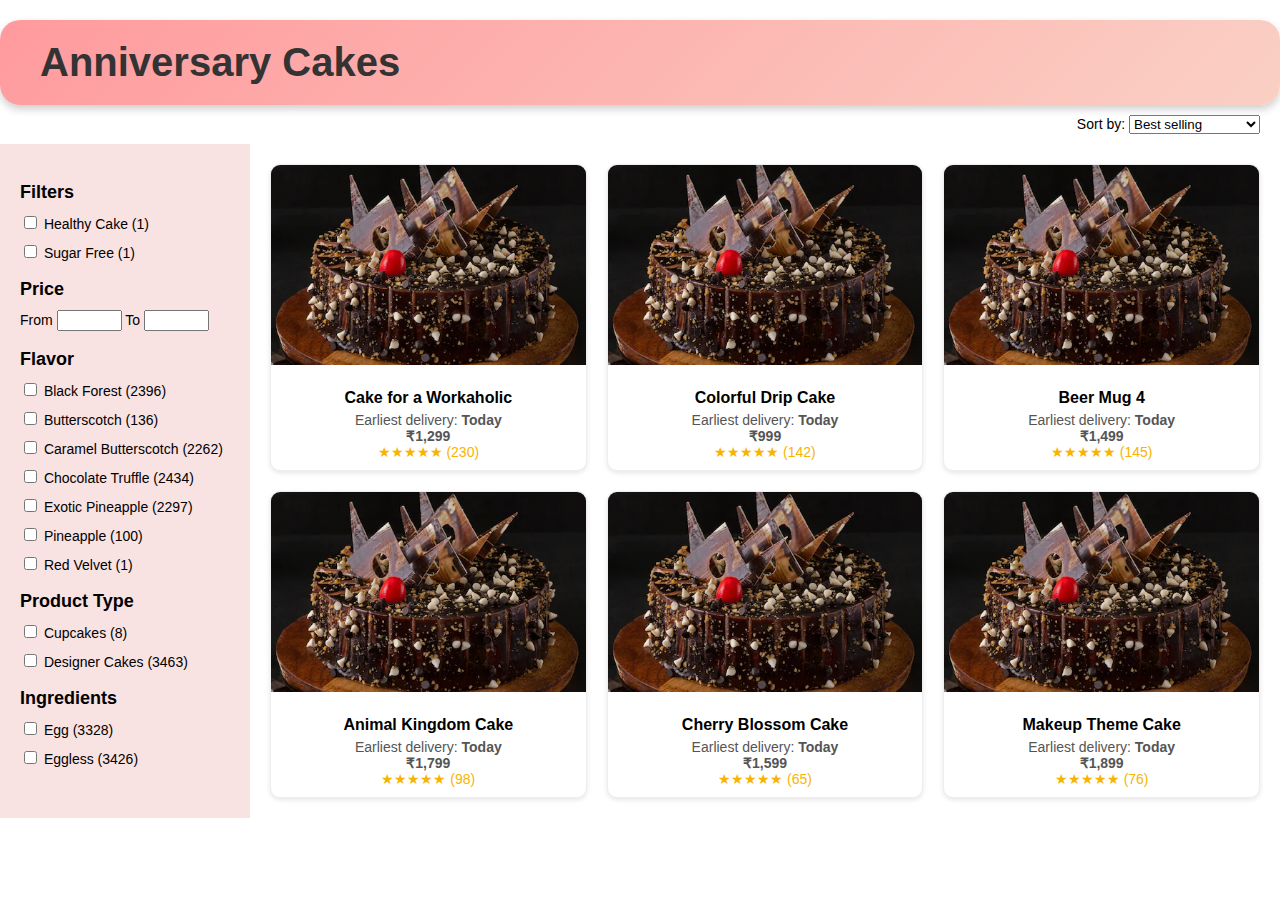
<file: anniversary.html>
<!DOCTYPE html>
<html lang="en">
<head>
    <meta charset="UTF-8">
    <meta name="viewport" content="width=device-width, initial-scale=1.0">
    <title>Birthday Cakes</title>
    <style>
        body {
            font-family: Arial, sans-serif;
            margin: 0;
            padding: 0;
            background: #fff;
        }
        header {
            margin-bottom: 20px;
            text-align: center;
        }
        .header-strip {
            
            background: linear-gradient(135deg, #ff9a9e 0%, #fad0c4 100%);
            padding: 20px 40px;
            border-radius: 20px;
            box-shadow: 0 4px 8px rgba(0,0,0,0.2);
            font-size: 2.5em;
            font-weight: bold;
            color: #333;
            margin-top: 20px;
        }
        .container {
            display: flex;
        }
        .sidebar {
            width: 250px;
            background: #f9e2e2;
            padding: 20px;
            box-sizing: border-box;
        }
        .sidebar h3 {
            font-size: 18px;
            margin-bottom: 10px;
        }
        .sidebar label {
            display: block;
            margin-bottom: 10px;
            font-size: 14px;
        }
        .products {
            flex-grow: 1;
            padding: 20px;
            display: grid;
            grid-template-columns: repeat(auto-fill, minmax(250px, 1fr));
            gap: 20px;
        }
        .product-card {
            border: 1px solid #eee;
            border-radius: 10px;
            overflow: hidden;
            text-align: center;
            background: #fff;
            box-shadow: 0 2px 5px rgba(0,0,0,0.1);
        }
        .product-card img {
            width: 100%;
            height: 200px;
            object-fit: cover;
        }
        .product-card .info {
            padding: 10px;
        }
        .product-card .info h4 {
            margin: 10px 0 5px;
            font-size: 16px;
        }
        .product-card .info p {
            margin: 0;
            font-size: 14px;
            color: #555;
        }
        .price {
            color: #000;
            font-weight: bold;
            margin-top: 5px;
        }
        .stars {
            color: #f8b400;
            font-size: 14px;
        }
        .sort-bar {
            text-align: right;
            margin: 0 20px;
            padding: 10px 0;
            font-size: 14px;
        }
    </style>
</head>
<body>

    <div class="header-strip">
        Anniversary Cakes
    </div>

<div class="sort-bar">
    Sort by: <select>
        <option>Best selling</option>
        <option>Price: Low to High</option>
        <option>Price: High to Low</option>
    </select>
</div>

<div class="container">
    <aside class="sidebar">
        <h3>Filters</h3>
        <label><input type="checkbox"> Healthy Cake (1)</label>
        <label><input type="checkbox"> Sugar Free (1)</label>

        <h3>Price</h3>
        <label>From <input type="text" size="5"> To <input type="text" size="5"></label>

        <h3>Flavor</h3>
        <label><input type="checkbox"> Black Forest (2396)</label>
        <label><input type="checkbox"> Butterscotch (136)</label>
        <label><input type="checkbox"> Caramel Butterscotch (2262)</label>
        <label><input type="checkbox"> Chocolate Truffle (2434)</label>
        <label><input type="checkbox"> Exotic Pineapple (2297)</label>
        <label><input type="checkbox"> Pineapple (100)</label>
        <label><input type="checkbox"> Red Velvet (1)</label>

        <h3>Product Type</h3>
        <label><input type="checkbox"> Cupcakes (8)</label>
        <label><input type="checkbox"> Designer Cakes (3463)</label>

        <h3>Ingredients</h3>
        <label><input type="checkbox"> Egg (3328)</label>
        <label><input type="checkbox"> Eggless (3426)</label>
    </aside>

    <section class="products">
        <div class="product-card">
            <img src="chocolate_cake.jpg" alt="Cake 1">
            <div class="info">
                <h4>Cake for a Workaholic</h4>
                <p>Earliest delivery: <strong>Today</strong></p>
                <p class="price">₹1,299</p>
                <div class="stars">★★★★★ (230)</div>
            </div>
        </div>

        <div class="product-card">
            <img src="chocolate_cake.jpg" alt="Cake 2">
            <div class="info">
                <h4>Colorful Drip Cake</h4>
                <p>Earliest delivery: <strong>Today</strong></p>
                <p class="price">₹999</p>
                <div class="stars">★★★★★ (142)</div>
            </div>
        </div>

        <div class="product-card">
            <img src="chocolate_cake.jpg" alt="Cake 3">
            <div class="info">
                <h4>Beer Mug 4</h4>
                <p>Earliest delivery: <strong>Today</strong></p>
                <p class="price">₹1,499</p>
                <div class="stars">★★★★★ (145)</div>
            </div>
        </div>

        <div class="product-card">
            <img src="chocolate_cake.jpg" alt="Cake 4">
            <div class="info">
                <h4>Animal Kingdom Cake</h4>
                <p>Earliest delivery: <strong>Today</strong></p>
                <p class="price">₹1,799</p>
                <div class="stars">★★★★★ (98)</div>
            </div>
        </div>

        <div class="product-card">
            <img src="chocolate_cake.jpg" alt="Cake 5">
            <div class="info">
                <h4>Cherry Blossom Cake</h4>
                <p>Earliest delivery: <strong>Today</strong></p>
                <p class="price">₹1,599</p>
                <div class="stars">★★★★★ (65)</div>
            </div>
        </div>

        <div class="product-card">
            <img src="chocolate_cake.jpg" alt="Cake 6">
            <div class="info">
                <h4>Makeup Theme Cake</h4>
                <p>Earliest delivery: <strong>Today</strong></p>
                <p class="price">₹1,899</p>
                <div class="stars">★★★★★ (76)</div>
            </div>
        </div>
    </section>
</div>

</body>
</html>
</file>
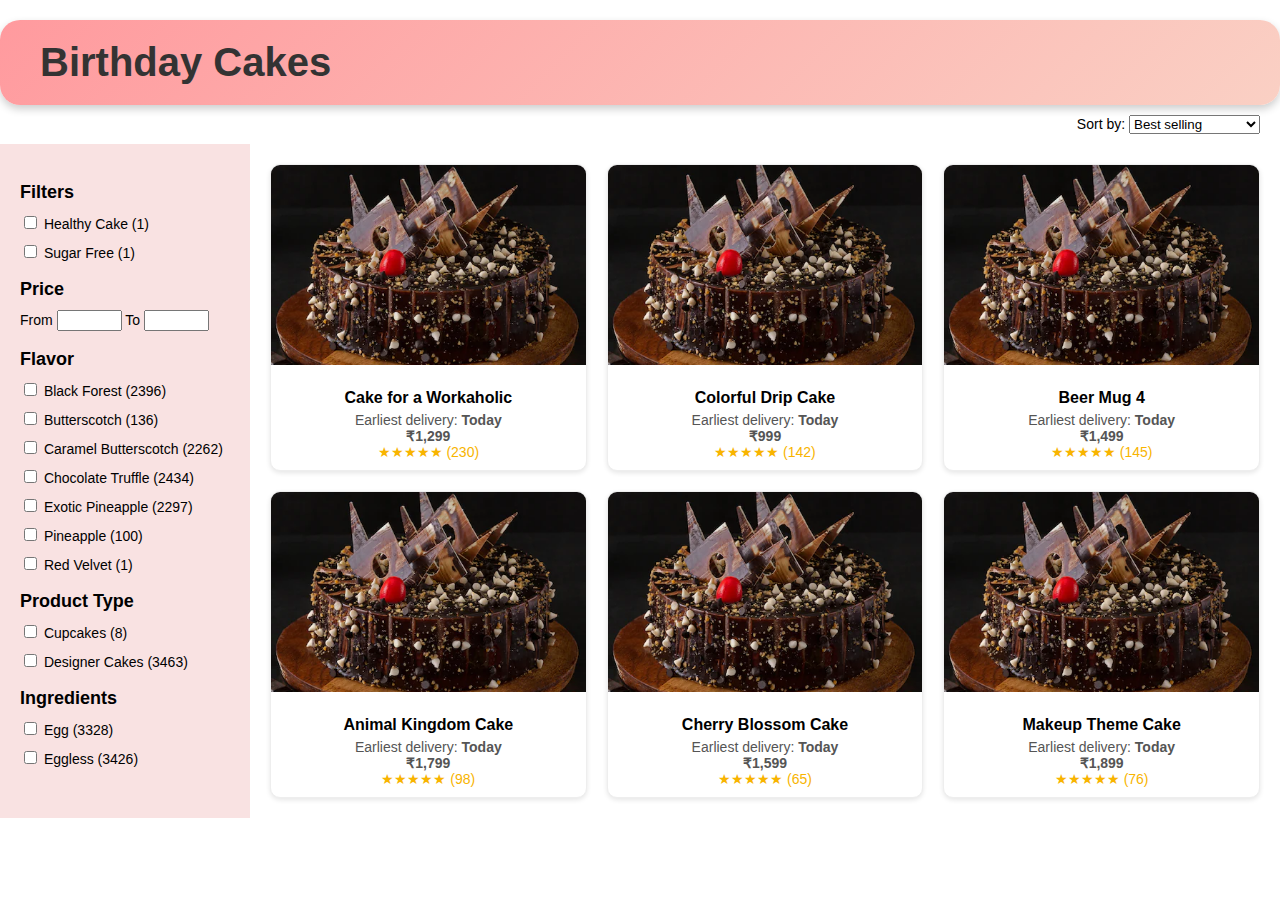
<file: birthday.html>
<!DOCTYPE html>
<html lang="en">
<head>
    <meta charset="UTF-8">
    <meta name="viewport" content="width=device-width, initial-scale=1.0">
    <title>Birthday Cakes</title>
    <style>
        body {
            font-family: Arial, sans-serif;
            margin: 0;
            padding: 0;
            background: #fff;
        }
        header {
            margin-bottom: 20px;
            text-align: center;
        }
        .header-strip {
            
            background: linear-gradient(135deg, #ff9a9e 0%, #fad0c4 100%);
            padding: 20px 40px;
            border-radius: 20px;
            box-shadow: 0 4px 8px rgba(0,0,0,0.2);
            font-size: 2.5em;
            font-weight: bold;
            color: #333;
            margin-top: 20px;
        }

        .container {
            display: flex;
        }
        .sidebar {
            width: 250px;
            background: #f9e2e2;
            padding: 20px;
            box-sizing: border-box;
        }
        .sidebar h3 {
            font-size: 18px;
            margin-bottom: 10px;
        }
        .sidebar label {
            display: block;
            margin-bottom: 10px;
            font-size: 14px;
        }
        .products {
            flex-grow: 1;
            padding: 20px;
            display: grid;
            grid-template-columns: repeat(auto-fill, minmax(250px, 1fr));
            gap: 20px;
        }
        .product-card {
            border: 1px solid #eee;
            border-radius: 10px;
            overflow: hidden;
            text-align: center;
            background: #fff;
            box-shadow: 0 2px 5px rgba(0,0,0,0.1);
        }
        .product-card img {
            width: 100%;
            height: 200px;
            object-fit: cover;
        }
        .product-card .info {
            padding: 10px;
        }
        .product-card .info h4 {
            margin: 10px 0 5px;
            font-size: 16px;
        }
        .product-card .info p {
            margin: 0;
            font-size: 14px;
            color: #555;
        }
        .price {
            color: #000;
            font-weight: bold;
            margin-top: 5px;
        }
        .stars {
            color: #f8b400;
            font-size: 14px;
        }
        .sort-bar {
            text-align: right;
            margin: 0 20px;
            padding: 10px 0;
            font-size: 14px;
        }
    </style>
</head>
<body>

    <div class="header-strip">
        Birthday Cakes
    </div>

<div class="sort-bar">
    Sort by: <select>
        <option>Best selling</option>
        <option>Price: Low to High</option>
        <option>Price: High to Low</option>
    </select>
</div>

<div class="container">
    <aside class="sidebar">
        <h3>Filters</h3>
        <label><input type="checkbox"> Healthy Cake (1)</label>
        <label><input type="checkbox"> Sugar Free (1)</label>

        <h3>Price</h3>
        <label>From <input type="text" size="5"> To <input type="text" size="5"></label>

        <h3>Flavor</h3>
        <label><input type="checkbox"> Black Forest (2396)</label>
        <label><input type="checkbox"> Butterscotch (136)</label>
        <label><input type="checkbox"> Caramel Butterscotch (2262)</label>
        <label><input type="checkbox"> Chocolate Truffle (2434)</label>
        <label><input type="checkbox"> Exotic Pineapple (2297)</label>
        <label><input type="checkbox"> Pineapple (100)</label>
        <label><input type="checkbox"> Red Velvet (1)</label>

        <h3>Product Type</h3>
        <label><input type="checkbox"> Cupcakes (8)</label>
        <label><input type="checkbox"> Designer Cakes (3463)</label>

        <h3>Ingredients</h3>
        <label><input type="checkbox"> Egg (3328)</label>
        <label><input type="checkbox"> Eggless (3426)</label>
    </aside>

    <section class="products">
        <div class="product-card">
            <img src="chocolate_cake.jpg" alt="Cake 1">
            <div class="info">
                <h4>Cake for a Workaholic</h4>
                <p>Earliest delivery: <strong>Today</strong></p>
                <p class="price">₹1,299</p>
                <div class="stars">★★★★★ (230)</div>
            </div>
        </div>

        <div class="product-card">
            <img src="chocolate_cake.jpg" alt="Cake 2">
            <div class="info">
                <h4>Colorful Drip Cake</h4>
                <p>Earliest delivery: <strong>Today</strong></p>
                <p class="price">₹999</p>
                <div class="stars">★★★★★ (142)</div>
            </div>
        </div>

        <div class="product-card">
            <img src="chocolate_cake.jpg" alt="Cake 3">
            <div class="info">
                <h4>Beer Mug 4</h4>
                <p>Earliest delivery: <strong>Today</strong></p>
                <p class="price">₹1,499</p>
                <div class="stars">★★★★★ (145)</div>
            </div>
        </div>

        <div class="product-card">
            <img src="chocolate_cake.jpg" alt="Cake 4">
            <div class="info">
                <h4>Animal Kingdom Cake</h4>
                <p>Earliest delivery: <strong>Today</strong></p>
                <p class="price">₹1,799</p>
                <div class="stars">★★★★★ (98)</div>
            </div>
        </div>

        <div class="product-card">
            <img src="chocolate_cake.jpg" alt="Cake 5">
            <div class="info">
                <h4>Cherry Blossom Cake</h4>
                <p>Earliest delivery: <strong>Today</strong></p>
                <p class="price">₹1,599</p>
                <div class="stars">★★★★★ (65)</div>
            </div>
        </div>

        <div class="product-card">
            <img src="chocolate_cake.jpg" alt="Cake 6">
            <div class="info">
                <h4>Makeup Theme Cake</h4>
                <p>Earliest delivery: <strong>Today</strong></p>
                <p class="price">₹1,899</p>
                <div class="stars">★★★★★ (76)</div>
            </div>
        </div>
    </section>
</div>

</body>
</html>
</file>
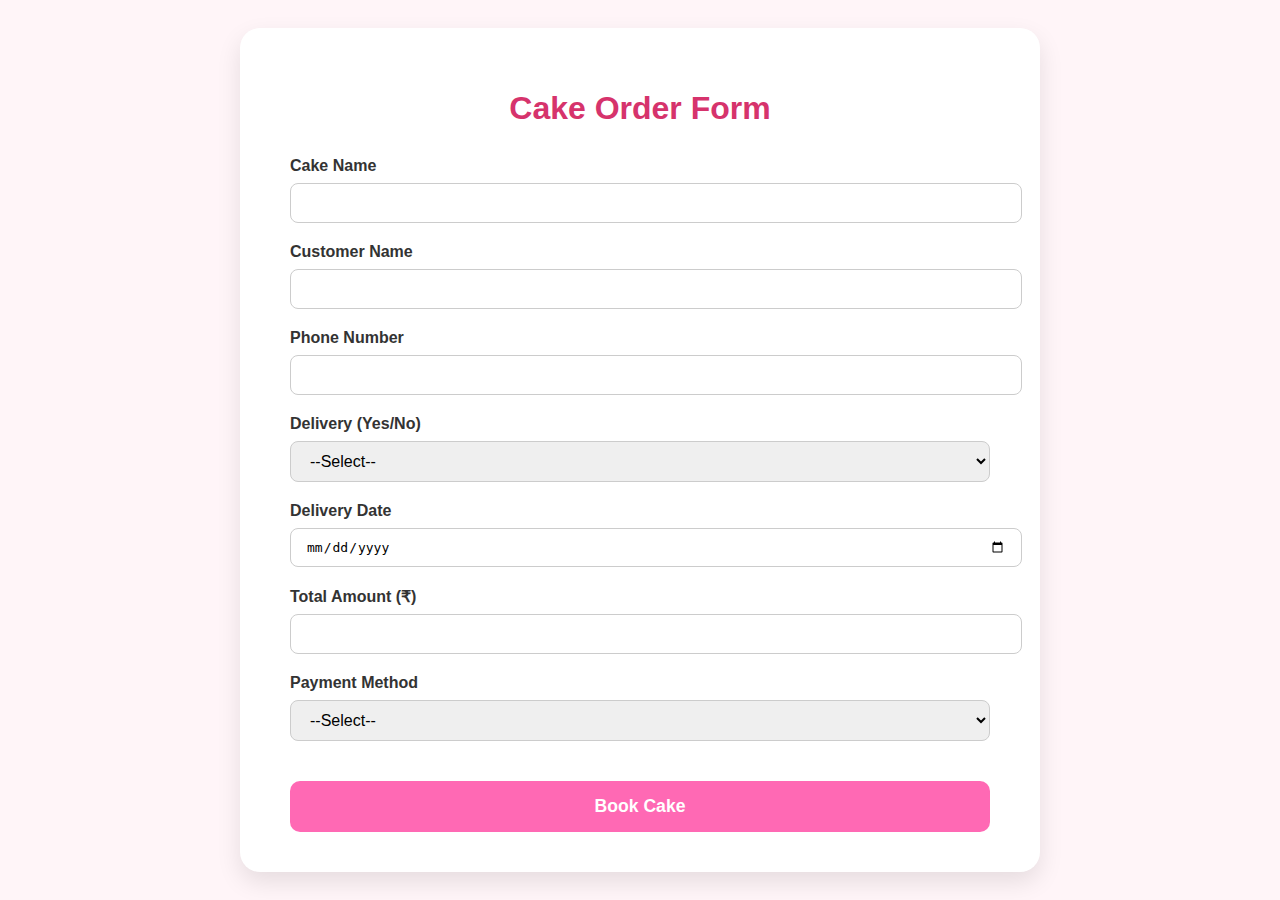
<file: cart.html>
<!DOCTYPE html>
<html lang="en">
<head>
    <meta charset="UTF-8">
    <title>Cake Order Booking</title>
    <style>
        body {
            font-family: 'Poppins', sans-serif;
            background: #fff5f8;
            display: flex;
            justify-content: center;
            align-items: center;
            height: 100vh;
            margin: 0;
        }
        .order-form {
            background: white;
            padding: 40px 50px;
            width: 700px;
            border-radius: 20px;
            box-shadow: 0 10px 25px rgba(0, 0, 0, 0.1);
        }
        .order-form h1 {
            text-align: center;
            margin-bottom: 30px;
            font-size: 2em;
            color: #d6336c;
        }
        .form-group {
            margin-bottom: 20px;
        }
        label {
            display: block;
            margin-bottom: 8px;
            font-weight: bold;
            color: #333;
        }
        input[type="text"],
        input[type="tel"],
        input[type="date"],
        input[type="number"],
        select {
            width: 100%;
            padding: 10px 15px;
            border: 1px solid #ccc;
            border-radius: 8px;
            font-size: 1em;
        }
        .submit-btn {
            width: 100%;
            padding: 15px;
            background-color: #ff69b4;
            color: white;
            border: none;
            font-size: 1.1em;
            font-weight: bold;
            border-radius: 10px;
            cursor: pointer;
            margin-top: 20px;
        }
        .submit-btn:hover {
            background-color: #ff4785;
        }
    </style>
</head>
<body>

<div class="order-form">
    <h1>Cake Order Form</h1>
    <form>
        <div class="form-group">
            <label for="cakeName">Cake Name</label>
            <input type="text" id="cakeName" name="cakeName" required>
        </div>
        <div class="form-group">
            <label for="customerName">Customer Name</label>
            <input type="text" id="customerName" name="customerName" required>
        </div>
        <div class="form-group">
            <label for="phone">Phone Number</label>
            <input type="tel" id="phone" name="phone" required>
        </div>
        <div class="form-group">
            <label for="delivery">Delivery (Yes/No)</label>
            <select id="delivery" name="delivery" required>
                <option value="">--Select--</option>
                <option value="Yes">Yes</option>
                <option value="No">No</option>
            </select>
        </div>
        <div class="form-group">
            <label for="deliveryDate">Delivery Date</label>
            <input type="date" id="deliveryDate" name="deliveryDate" required>
        </div>
        <div class="form-group">
            <label for="amount">Total Amount (₹)</label>
            <input type="number" id="amount" name="amount" required>
        </div>
        <div class="form-group">
            <label for="payment">Payment Method</label>
            <select id="payment" name="payment" required>
                <option value="">--Select--</option>
                <option value="Cash on Delivery">Cash on Delivery</option>
                <option value="Pay Online">Pay Online</option>
            </select>
        </div>

        <button type="submit" class="submit-btn">Book Cake</button>
    </form>
</div>

</body>
</html>
</file>
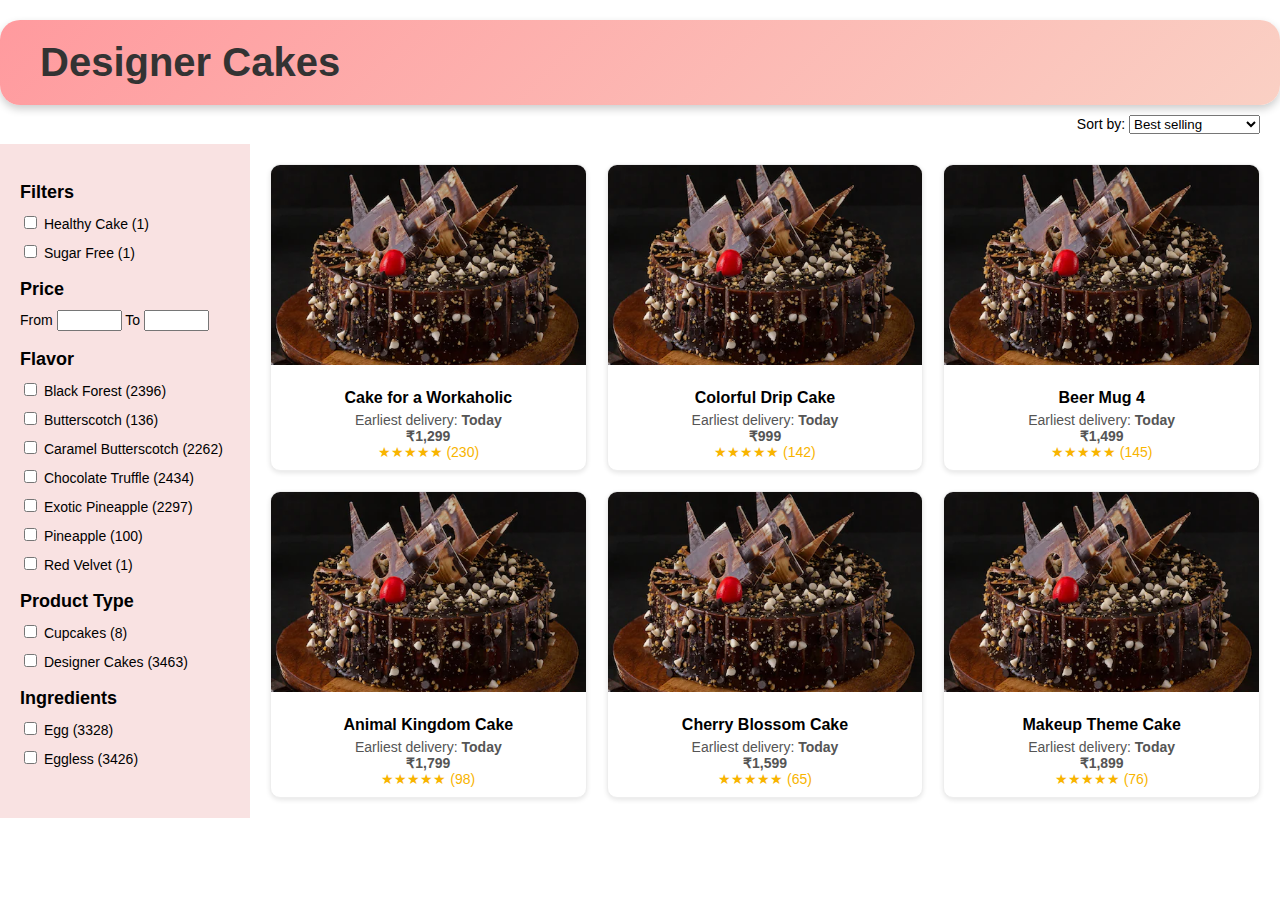
<file: designer.html>
<!DOCTYPE html>
<html lang="en">
<head>
    <meta charset="UTF-8">
    <meta name="viewport" content="width=device-width, initial-scale=1.0">
    <title>Birthday Cakes</title>
    <style>
        body {
            font-family: Arial, sans-serif;
            margin: 0;
            padding: 0;
            background: #fff;
        }
        header {
            margin-bottom: 20px;
            text-align: center;
        }
        .header-strip {
            
            background: linear-gradient(135deg, #ff9a9e 0%, #fad0c4 100%);
            padding: 20px 40px;
            border-radius: 20px;
            box-shadow: 0 4px 8px rgba(0,0,0,0.2);
            font-size: 2.5em;
            font-weight: bold;
            color: #333;
            margin-top: 20px;
        }
        .container {
            display: flex;
        }
        .sidebar {
            width: 250px;
            background: #f9e2e2;
            padding: 20px;
            box-sizing: border-box;
        }
        .sidebar h3 {
            font-size: 18px;
            margin-bottom: 10px;
        }
        .sidebar label {
            display: block;
            margin-bottom: 10px;
            font-size: 14px;
        }
        .products {
            flex-grow: 1;
            padding: 20px;
            display: grid;
            grid-template-columns: repeat(auto-fill, minmax(250px, 1fr));
            gap: 20px;
        }
        .product-card {
            border: 1px solid #eee;
            border-radius: 10px;
            overflow: hidden;
            text-align: center;
            background: #fff;
            box-shadow: 0 2px 5px rgba(0,0,0,0.1);
        }
        .product-card img {
            width: 100%;
            height: 200px;
            object-fit: cover;
        }
        .product-card .info {
            padding: 10px;
        }
        .product-card .info h4 {
            margin: 10px 0 5px;
            font-size: 16px;
        }
        .product-card .info p {
            margin: 0;
            font-size: 14px;
            color: #555;
        }
        .price {
            color: #000;
            font-weight: bold;
            margin-top: 5px;
        }
        .stars {
            color: #f8b400;
            font-size: 14px;
        }
        .sort-bar {
            text-align: right;
            margin: 0 20px;
            padding: 10px 0;
            font-size: 14px;
        }
    </style>
</head>
<body>

    <div class="header-strip">
        Designer Cakes
    </div>

<div class="sort-bar">
    Sort by: <select>
        <option>Best selling</option>
        <option>Price: Low to High</option>
        <option>Price: High to Low</option>
    </select>
</div>

<div class="container">
    <aside class="sidebar">
        <h3>Filters</h3>
        <label><input type="checkbox"> Healthy Cake (1)</label>
        <label><input type="checkbox"> Sugar Free (1)</label>

        <h3>Price</h3>
        <label>From <input type="text" size="5"> To <input type="text" size="5"></label>

        <h3>Flavor</h3>
        <label><input type="checkbox"> Black Forest (2396)</label>
        <label><input type="checkbox"> Butterscotch (136)</label>
        <label><input type="checkbox"> Caramel Butterscotch (2262)</label>
        <label><input type="checkbox"> Chocolate Truffle (2434)</label>
        <label><input type="checkbox"> Exotic Pineapple (2297)</label>
        <label><input type="checkbox"> Pineapple (100)</label>
        <label><input type="checkbox"> Red Velvet (1)</label>

        <h3>Product Type</h3>
        <label><input type="checkbox"> Cupcakes (8)</label>
        <label><input type="checkbox"> Designer Cakes (3463)</label>

        <h3>Ingredients</h3>
        <label><input type="checkbox"> Egg (3328)</label>
        <label><input type="checkbox"> Eggless (3426)</label>
    </aside>

    <section class="products">
        <div class="product-card">
            <img src="chocolate_cake.jpg" alt="Cake 1">
            <div class="info">
                <h4>Cake for a Workaholic</h4>
                <p>Earliest delivery: <strong>Today</strong></p>
                <p class="price">₹1,299</p>
                <div class="stars">★★★★★ (230)</div>
            </div>
        </div>

        <div class="product-card">
            <img src="chocolate_cake.jpg" alt="Cake 2">
            <div class="info">
                <h4>Colorful Drip Cake</h4>
                <p>Earliest delivery: <strong>Today</strong></p>
                <p class="price">₹999</p>
                <div class="stars">★★★★★ (142)</div>
            </div>
        </div>

        <div class="product-card">
            <img src="chocolate_cake.jpg" alt="Cake 3">
            <div class="info">
                <h4>Beer Mug 4</h4>
                <p>Earliest delivery: <strong>Today</strong></p>
                <p class="price">₹1,499</p>
                <div class="stars">★★★★★ (145)</div>
            </div>
        </div>

        <div class="product-card">
            <img src="chocolate_cake.jpg" alt="Cake 4">
            <div class="info">
                <h4>Animal Kingdom Cake</h4>
                <p>Earliest delivery: <strong>Today</strong></p>
                <p class="price">₹1,799</p>
                <div class="stars">★★★★★ (98)</div>
            </div>
        </div>

        <div class="product-card">
            <img src="chocolate_cake.jpg" alt="Cake 5">
            <div class="info">
                <h4>Cherry Blossom Cake</h4>
                <p>Earliest delivery: <strong>Today</strong></p>
                <p class="price">₹1,599</p>
                <div class="stars">★★★★★ (65)</div>
            </div>
        </div>

        <div class="product-card">
            <img src="chocolate_cake.jpg" alt="Cake 6">
            <div class="info">
                <h4>Makeup Theme Cake</h4>
                <p>Earliest delivery: <strong>Today</strong></p>
                <p class="price">₹1,899</p>
                <div class="stars">★★★★★ (76)</div>
            </div>
        </div>
    </section>
</div>

</body>
</html>
</file>
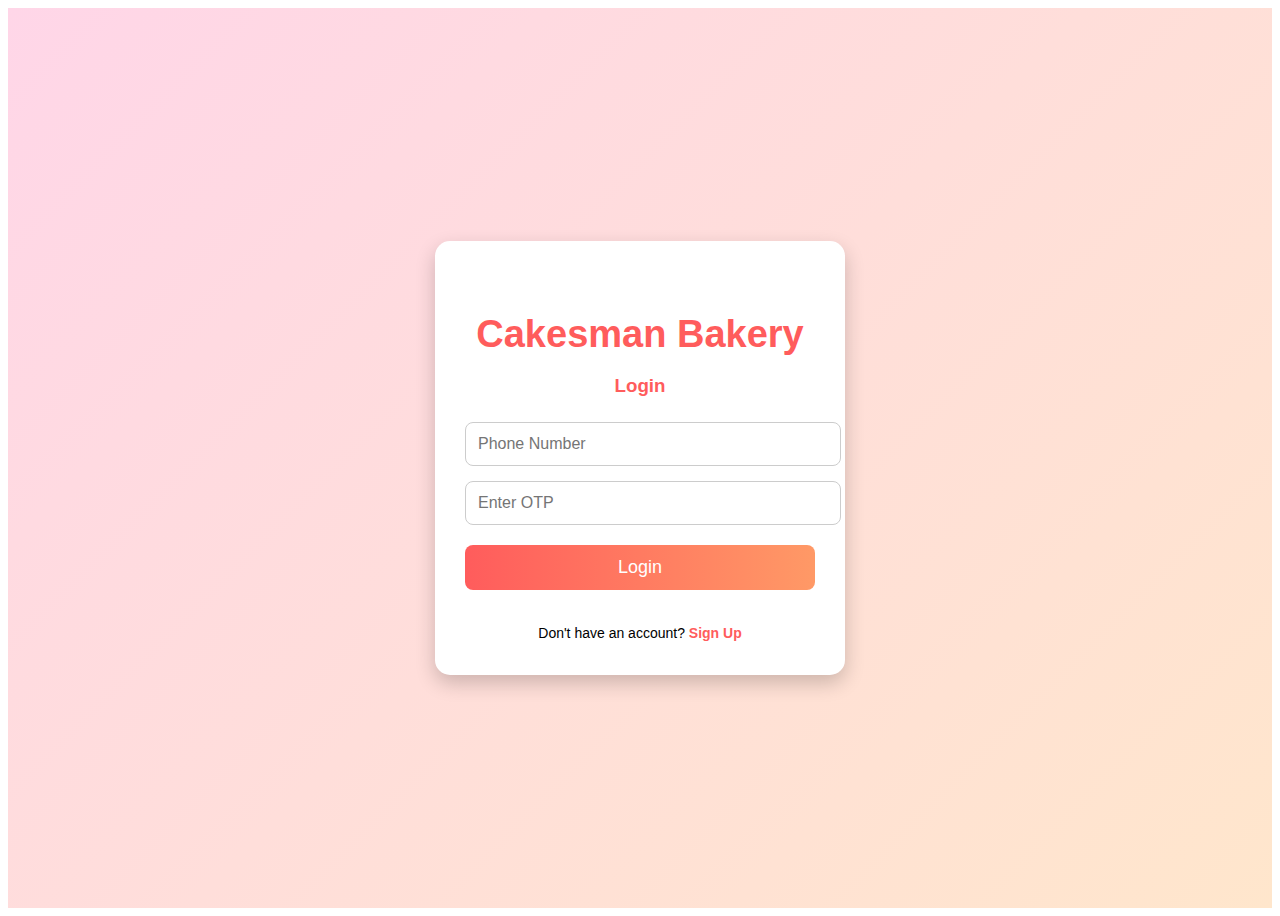
<file: login.html>
<!DOCTYPE html>
<html lang="en">
<head>
  <meta charset="UTF-8">
  <title>Login - Cakesman Bakery</title>
  <div style="min-height: 100vh; display: flex; justify-content: center; align-items: center; background: linear-gradient(135deg, #ffd6e8, #ffe6cc); font-family: 'Arial', sans-serif;">
    <div style="background: #ffffff; padding: 40px 30px 20px 30px; border-radius: 15px; box-shadow: 0 8px 20px rgba(0,0,0,0.2); width: 350px; text-align: center;">
      
      <h2 style="color: #ff5c5c; font-size: 38px; margin-bottom: 10px;">Cakesman Bakery</h2>
      <h3 style="color: #ff5c5c; margin-bottom: 25px;">Login</h3>
      
      <input type="text" placeholder="Phone Number" style="width: 100%; padding: 12px; margin-bottom: 15px; border-radius: 8px; border: 1px solid #ccc; font-size: 16px;">
      
      <input type="text" placeholder="Enter OTP" style="width: 100%; padding: 12px; margin-bottom: 20px; border-radius: 8px; border: 1px solid #ccc; font-size: 16px;">
      
      <button style="width: 100%; padding: 12px; background: linear-gradient(to right, #ff5c5c, #ff9966); color: white; border: none; border-radius: 8px; font-size: 18px; cursor: pointer; margin-bottom: 15px;">Login</button>
      
      <p style="margin-top: 20px; font-size: 14px;">Don't have an account? 
        <a href="signup.html" style="color: #ff5c5c; text-decoration: none; font-weight: bold;">Sign Up</a>
      </p>
      
    </div>
  
</body>
</html>
</file>
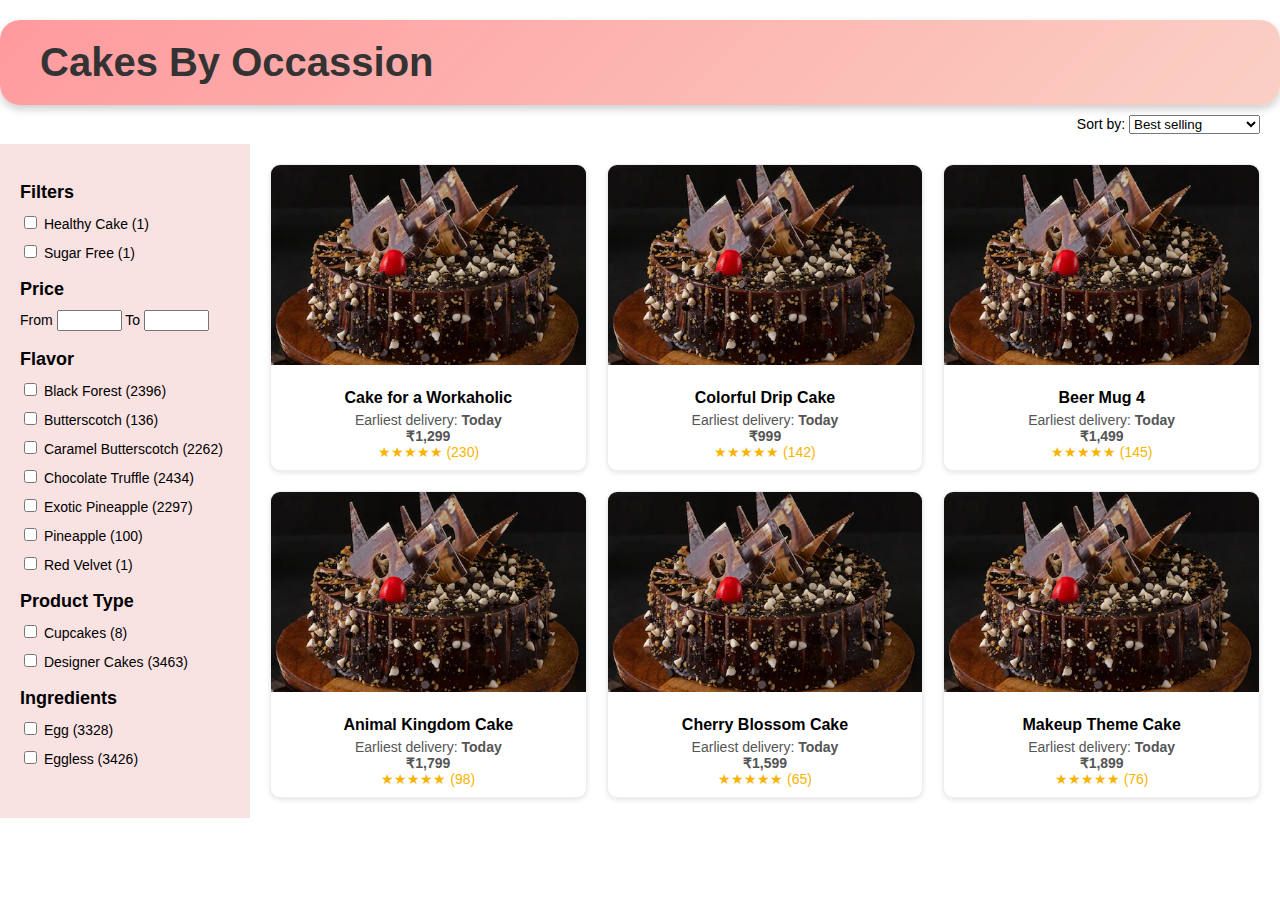
<file: occassion.html>
<!DOCTYPE html>
<html lang="en">
<head>
    <meta charset="UTF-8">
    <meta name="viewport" content="width=device-width, initial-scale=1.0">
    <title>Birthday Cakes</title>
    <style>
        body {
            font-family: Arial, sans-serif;
            margin: 0;
            padding: 0;
            background: #fff;
        }
        header {
            margin-bottom: 20px;
            text-align: center;
        }
        .header-strip {
            
            background: linear-gradient(135deg, #ff9a9e 0%, #fad0c4 100%);
            padding: 20px 40px;
            border-radius: 20px;
            box-shadow: 0 4px 8px rgba(0,0,0,0.2);
            font-size: 2.5em;
            font-weight: bold;
            color: #333;
            margin-top: 20px;
        }
        .container {
            display: flex;
        }
        .sidebar {
            width: 250px;
            background: #f9e2e2;
            padding: 20px;
            box-sizing: border-box;
        }
        .sidebar h3 {
            font-size: 18px;
            margin-bottom: 10px;
        }
        .sidebar label {
            display: block;
            margin-bottom: 10px;
            font-size: 14px;
        }
        .products {
            flex-grow: 1;
            padding: 20px;
            display: grid;
            grid-template-columns: repeat(auto-fill, minmax(250px, 1fr));
            gap: 20px;
        }
        .product-card {
            border: 1px solid #eee;
            border-radius: 10px;
            overflow: hidden;
            text-align: center;
            background: #fff;
            box-shadow: 0 2px 5px rgba(0,0,0,0.1);
        }
        .product-card img {
            width: 100%;
            height: 200px;
            object-fit: cover;
        }
        .product-card .info {
            padding: 10px;
        }
        .product-card .info h4 {
            margin: 10px 0 5px;
            font-size: 16px;
        }
        .product-card .info p {
            margin: 0;
            font-size: 14px;
            color: #555;
        }
        .price {
            color: #000;
            font-weight: bold;
            margin-top: 5px;
        }
        .stars {
            color: #f8b400;
            font-size: 14px;
        }
        .sort-bar {
            text-align: right;
            margin: 0 20px;
            padding: 10px 0;
            font-size: 14px;
        }
    </style>
</head>
<body>

    <div class="header-strip">
        Cakes By Occassion
    </div>

<div class="sort-bar">
    Sort by: <select>
        <option>Best selling</option>
        <option>Price: Low to High</option>
        <option>Price: High to Low</option>
    </select>
</div>

<div class="container">
    <aside class="sidebar">
        <h3>Filters</h3>
        <label><input type="checkbox"> Healthy Cake (1)</label>
        <label><input type="checkbox"> Sugar Free (1)</label>

        <h3>Price</h3>
        <label>From <input type="text" size="5"> To <input type="text" size="5"></label>

        <h3>Flavor</h3>
        <label><input type="checkbox"> Black Forest (2396)</label>
        <label><input type="checkbox"> Butterscotch (136)</label>
        <label><input type="checkbox"> Caramel Butterscotch (2262)</label>
        <label><input type="checkbox"> Chocolate Truffle (2434)</label>
        <label><input type="checkbox"> Exotic Pineapple (2297)</label>
        <label><input type="checkbox"> Pineapple (100)</label>
        <label><input type="checkbox"> Red Velvet (1)</label>

        <h3>Product Type</h3>
        <label><input type="checkbox"> Cupcakes (8)</label>
        <label><input type="checkbox"> Designer Cakes (3463)</label>

        <h3>Ingredients</h3>
        <label><input type="checkbox"> Egg (3328)</label>
        <label><input type="checkbox"> Eggless (3426)</label>
    </aside>

    <section class="products">
        <div class="product-card">
            <img src="chocolate_cake.jpg" alt="Cake 1">
            <div class="info">
                <h4>Cake for a Workaholic</h4>
                <p>Earliest delivery: <strong>Today</strong></p>
                <p class="price">₹1,299</p>
                <div class="stars">★★★★★ (230)</div>
            </div>
        </div>

        <div class="product-card">
            <img src="chocolate_cake.jpg" alt="Cake 2">
            <div class="info">
                <h4>Colorful Drip Cake</h4>
                <p>Earliest delivery: <strong>Today</strong></p>
                <p class="price">₹999</p>
                <div class="stars">★★★★★ (142)</div>
            </div>
        </div>

        <div class="product-card">
            <img src="chocolate_cake.jpg" alt="Cake 3">
            <div class="info">
                <h4>Beer Mug 4</h4>
                <p>Earliest delivery: <strong>Today</strong></p>
                <p class="price">₹1,499</p>
                <div class="stars">★★★★★ (145)</div>
            </div>
        </div>

        <div class="product-card">
            <img src="chocolate_cake.jpg" alt="Cake 4">
            <div class="info">
                <h4>Animal Kingdom Cake</h4>
                <p>Earliest delivery: <strong>Today</strong></p>
                <p class="price">₹1,799</p>
                <div class="stars">★★★★★ (98)</div>
            </div>
        </div>

        <div class="product-card">
            <img src="chocolate_cake.jpg" alt="Cake 5">
            <div class="info">
                <h4>Cherry Blossom Cake</h4>
                <p>Earliest delivery: <strong>Today</strong></p>
                <p class="price">₹1,599</p>
                <div class="stars">★★★★★ (65)</div>
            </div>
        </div>

        <div class="product-card">
            <img src="chocolate_cake.jpg" alt="Cake 6">
            <div class="info">
                <h4>Makeup Theme Cake</h4>
                <p>Earliest delivery: <strong>Today</strong></p>
                <p class="price">₹1,899</p>
                <div class="stars">★★★★★ (76)</div>
            </div>
        </div>
    </section>
</div>

</body>
</html>
</file>
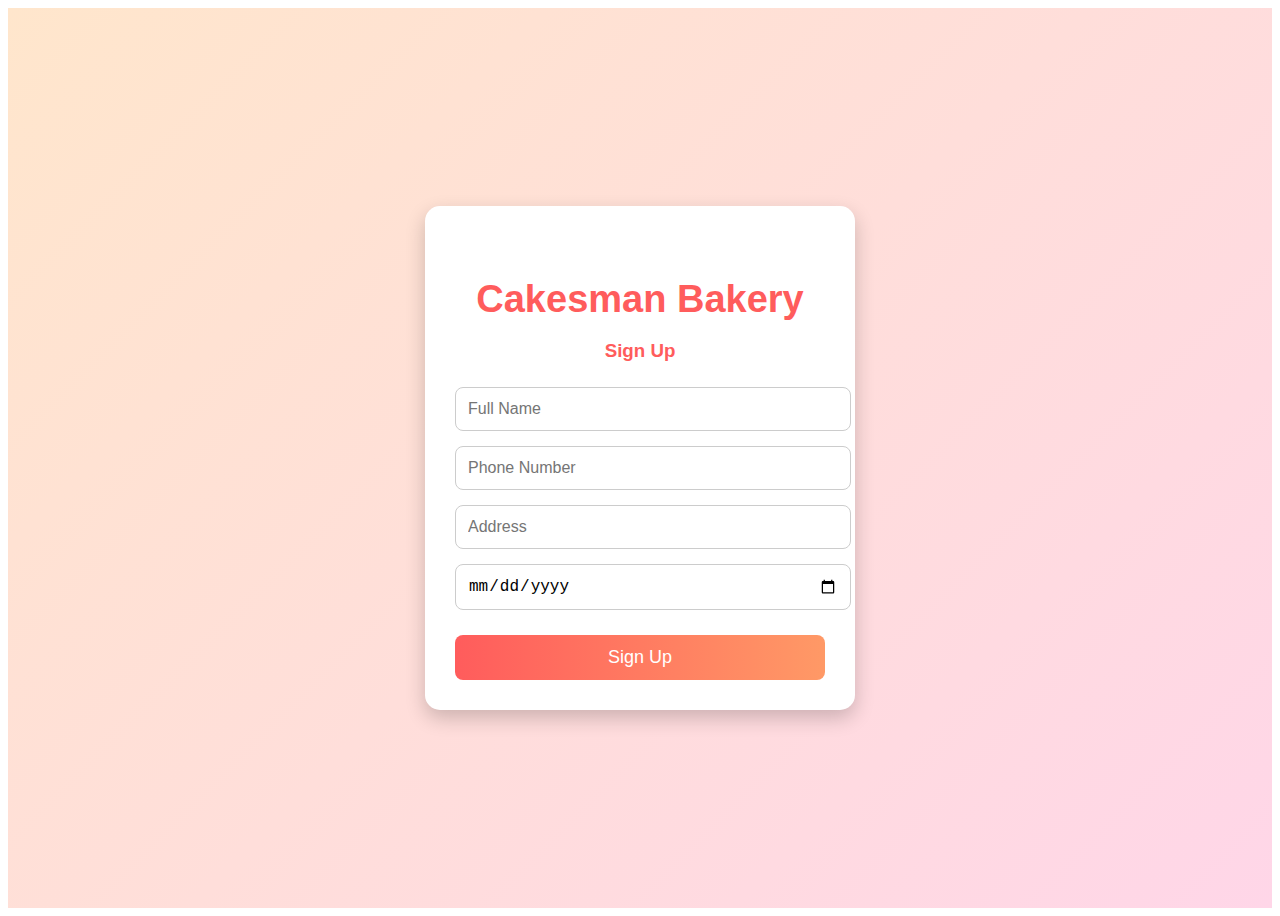
<file: signup.html>
<!DOCTYPE html>
<html lang="en">
<head>
  <meta charset="UTF-8">
  <title>Sign Up - Cakesman Bakery</title>
  <div style="min-height: 100vh; display: flex; justify-content: center; align-items: center; background: linear-gradient(135deg, #ffe6cc, #ffd6e8); font-family: 'Arial', sans-serif;">
    <div style="background: #ffffff; padding: 40px 30px 30px 30px; border-radius: 15px; box-shadow: 0 8px 20px rgba(0,0,0,0.2); width: 370px; text-align: center;">
      
      <h2 style="color: #ff5c5c; font-size: 38px; margin-bottom: 10px;">Cakesman Bakery</h2>
      <h3 style="color: #ff5c5c; margin-bottom: 25px;">Sign Up</h3>
      
      <input type="text" placeholder="Full Name" style="width: 100%; padding: 12px; margin-bottom: 15px; border-radius: 8px; border: 1px solid #ccc; font-size: 16px;">
      
      <input type="text" placeholder="Phone Number" style="width: 100%; padding: 12px; margin-bottom: 15px; border-radius: 8px; border: 1px solid #ccc; font-size: 16px;">
      
      <input type="text" placeholder="Address" style="width: 100%; padding: 12px; margin-bottom: 15px; border-radius: 8px; border: 1px solid #ccc; font-size: 16px;">
      
      <input type="date" placeholder="dd-mm-yyyy" style="width: 100%; padding: 12px; margin-bottom: 25px; border-radius: 8px; border: 1px solid #ccc; font-size: 16px;">
      
      <button style="width: 100%; padding: 12px; background: linear-gradient(to right, #ff5c5c, #ff9966); color: white; border: none; border-radius: 8px; font-size: 18px; cursor: pointer;">Sign Up</button>
      
    </div>
  </div>
  
</body>
</html>
</file>
